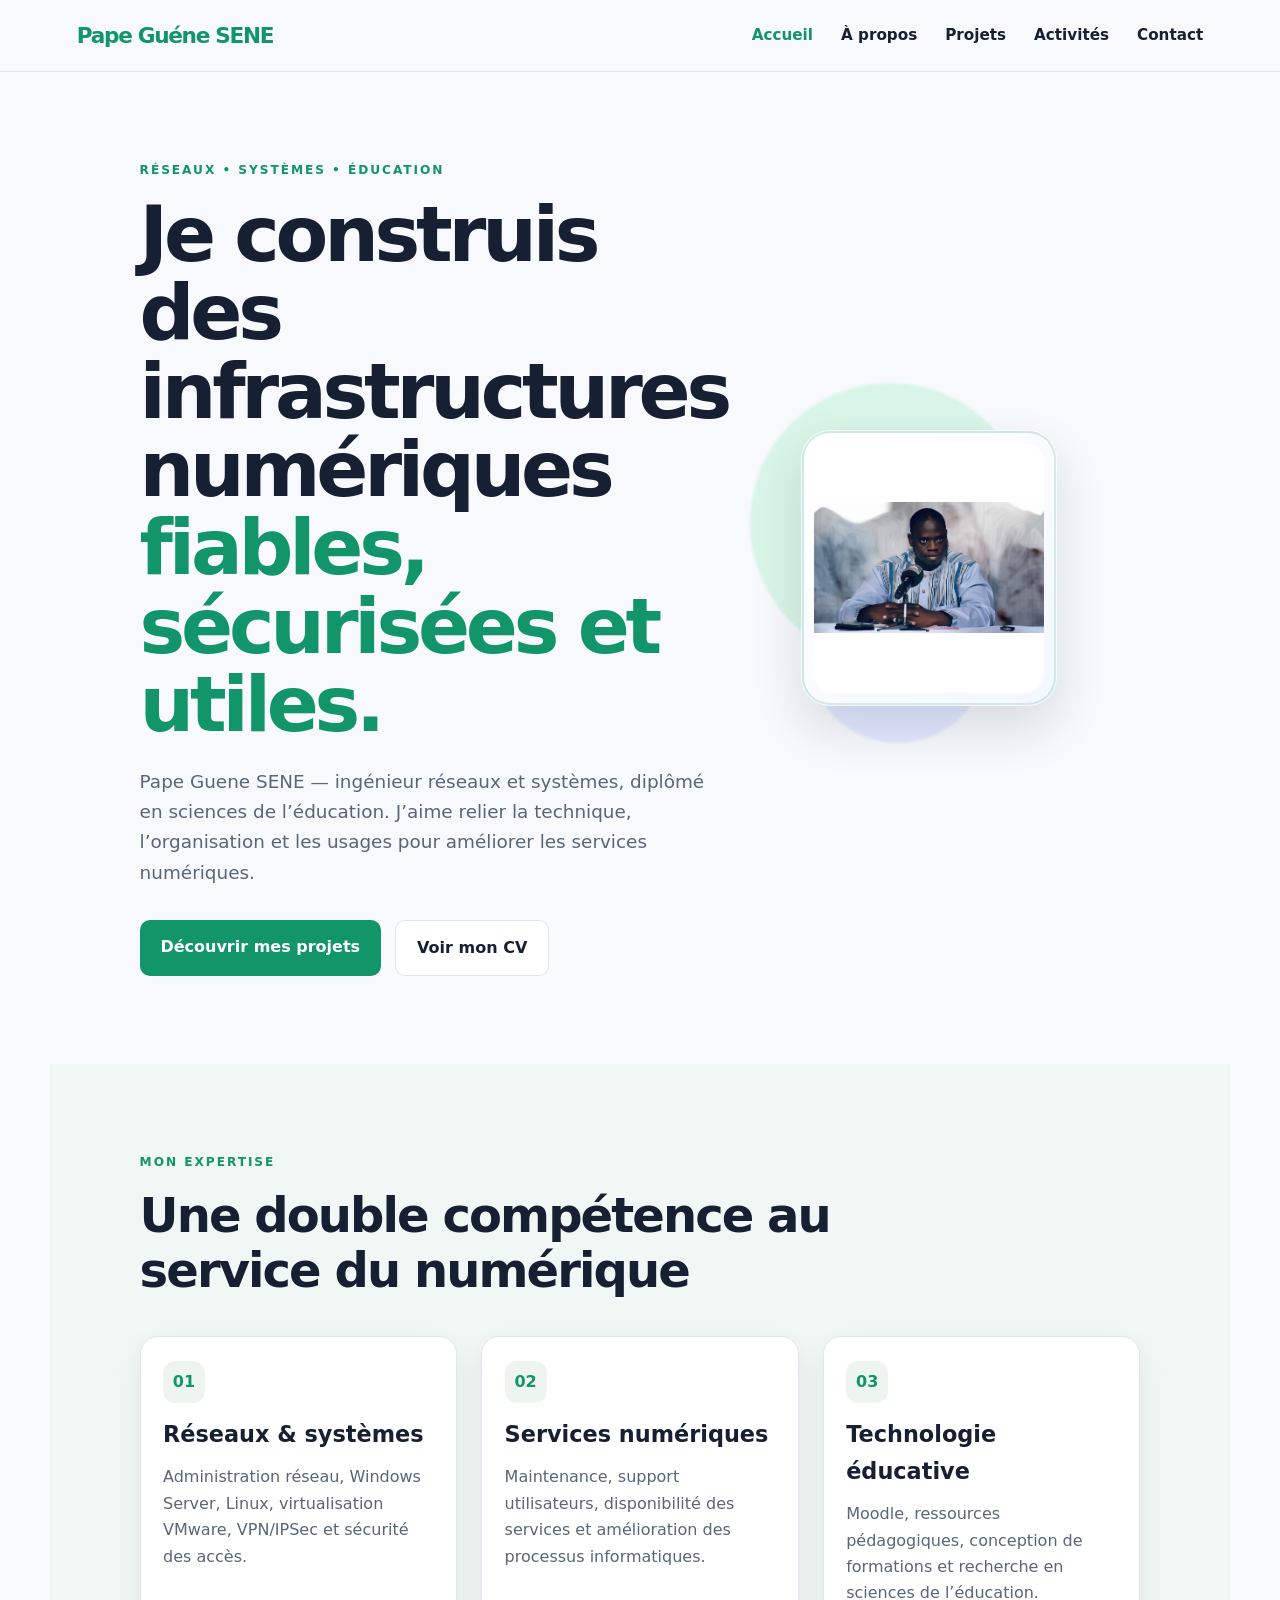
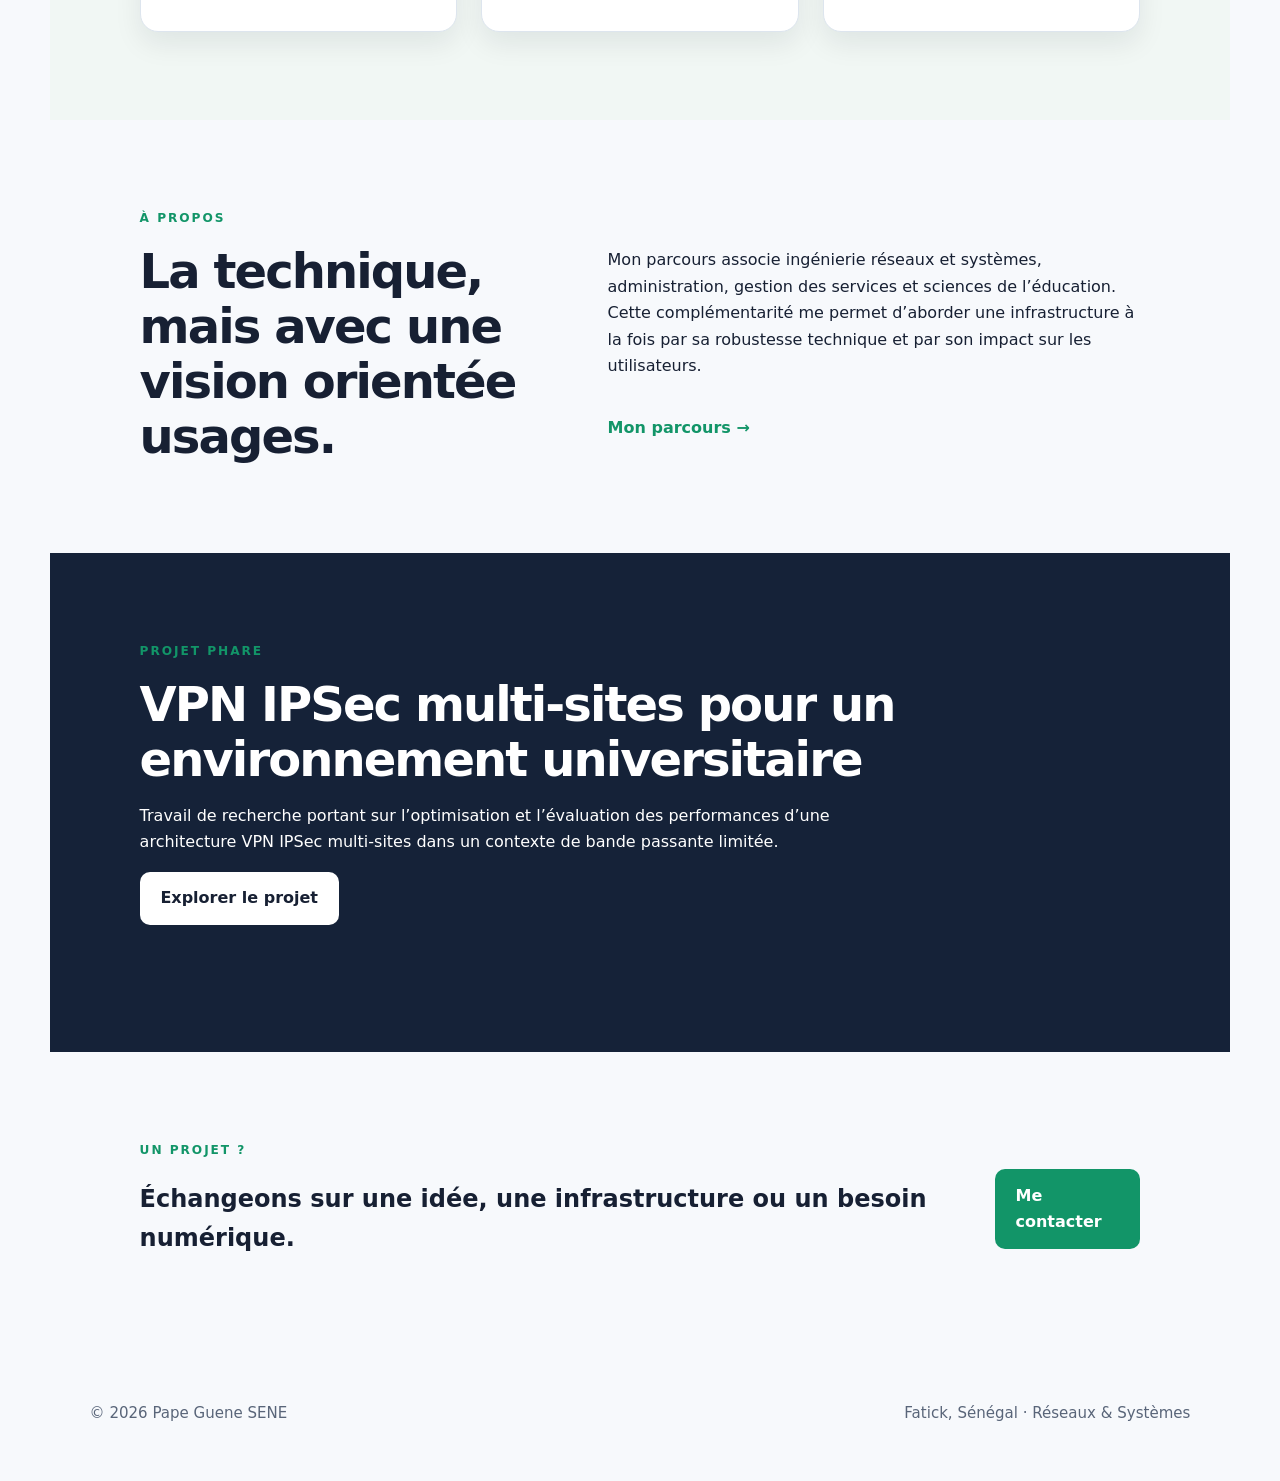
<file: index.html>
﻿<!doctype html>
<html lang="fr">
<head>
  <meta charset="utf-8">
  <meta name="viewport" content="width=device-width, initial-scale=1">
  <meta name="description" content="Portfolio professionnel de Pape Guene SENE — ingénieur réseaux, systèmes et technologies éducatives.">
  <title>Pape Guene SENE | Ingénieur Réseaux & Systèmes</title>
  <link rel="icon" type="image/png" href="assets/favicon.png">
  <link rel="stylesheet" href="css/style.css">
  <script src="js/app.js" defer></script>
</head>
<body>
  <header class="site-header">
    <a class="brand" aria-label="Accueil"><span>Pape Guéne SENE</span></a>

    <button class="menu-toggle" type="button" aria-expanded="false" aria-controls="main-nav">
      Menu
    </button>

    <nav id="main-nav" class="main-nav" aria-label="Navigation principale">
      <a class="active" href="index.html">Accueil</a>
      <a href="about.html">À propos</a>
      <a href="projects.html">Projets</a>
      <a href="activities.html">Activités</a>
      <a href="contact.html">Contact</a>
    </nav>

  </header>

  <main>
    <section class="hero section">
      <div class="hero-copy">
        <p class="eyebrow">RÉSEAUX • SYSTÈMES • ÉDUCATION</p>
        <h1>
          Je construis des infrastructures numériques <span>fiables, sécurisées et utiles.</span>
        </h1>
        <p class="lead">
          Pape Guene SENE — ingénieur réseaux et systèmes, diplômé en sciences de l’éducation.
          J’aime relier la technique, l’organisation et les usages pour améliorer les services numériques.
        </p>

        <div class="actions">
          <a class="btn btn-primary" href="projects.html">Découvrir mes projets</a>
          <a class="btn btn-secondary" href="./assets//CV_Pape_Guene_SENE.pdf">Voir mon CV</a>
        </div>
      </div>

      <div class="hero-visual" aria-label="Défilement des cartes de visite">
        <div class="orb orb-a"></div>
        <div class="orb orb-b"></div>

        <div class="business-card-slider" aria-label="Carte de visite de Pape Guene SENE">
          <div class="slide-track">
            <img class="slide" src="assets/mon_image.png" alt="Carte de visite Pape Guene SENE">
          </div>
        </div>
      </div>
    </section>

    <section class="section section-light" id="expertise">
      <div class="section-heading">
        <p class="eyebrow">MON EXPERTISE</p>
        <h2>Une double compétence au service du numérique</h2>
      </div>

      <div class="cards three">
        <article class="card">
          <span class="icon">01</span>
          <h3>Réseaux & systèmes</h3>
          <p>Administration réseau, Windows Server, Linux, virtualisation VMware, VPN/IPSec et sécurité des accès.</p>
        </article>

        <article class="card">
          <span class="icon">02</span>
          <h3>Services numériques</h3>
          <p>Maintenance, support utilisateurs, disponibilité des services et amélioration des processus informatiques.</p>
        </article>

        <article class="card">
          <span class="icon">03</span>
          <h3>Technologie éducative</h3>
          <p>Moodle, ressources pédagogiques, conception de formations et recherche en sciences de l’éducation.</p>
        </article>
      </div>
    </section>

    <section class="section split">
      <div>
        <p class="eyebrow">À PROPOS</p>
        <h2>La technique, mais avec une vision orientée usages.</h2>
      </div>

      <div>
        <p>
          Mon parcours associe ingénierie réseaux et systèmes, administration, gestion des services
          et sciences de l’éducation. Cette complémentarité me permet d’aborder une infrastructure
          à la fois par sa robustesse technique et par son impact sur les utilisateurs.
        </p>
        <a class="text-link" href="about.html">Mon parcours →</a>
      </div>
    </section>

    <section class="section section-dark">
      <div class="section-heading">
        <p class="eyebrow">PROJET PHARE</p>
        <h2>VPN IPSec multi-sites pour un environnement universitaire</h2>
        <p>
          Travail de recherche portant sur l’optimisation et l’évaluation des performances d’une
          architecture VPN IPSec multi-sites dans un contexte de bande passante limitée.
        </p>
        <a class="btn btn-light" href="projects.html">Explorer le projet</a>
      </div>
    </section>

    <section class="section contact-strip">
      <div>
        <p class="eyebrow">UN PROJET ?</p>
        <h2>Échangeons sur une idée, une infrastructure ou un besoin numérique.</h2>
      </div>

      <a class="btn btn-primary" href="contact.html">Me contacter</a>
    </section>
  </main>

  <footer class="footer">
    <p>© 2026 Pape Guene SENE</p>
    <p>Fatick, Sénégal · Réseaux & Systèmes</p>
  </footer>
</body>
</html>
</file>
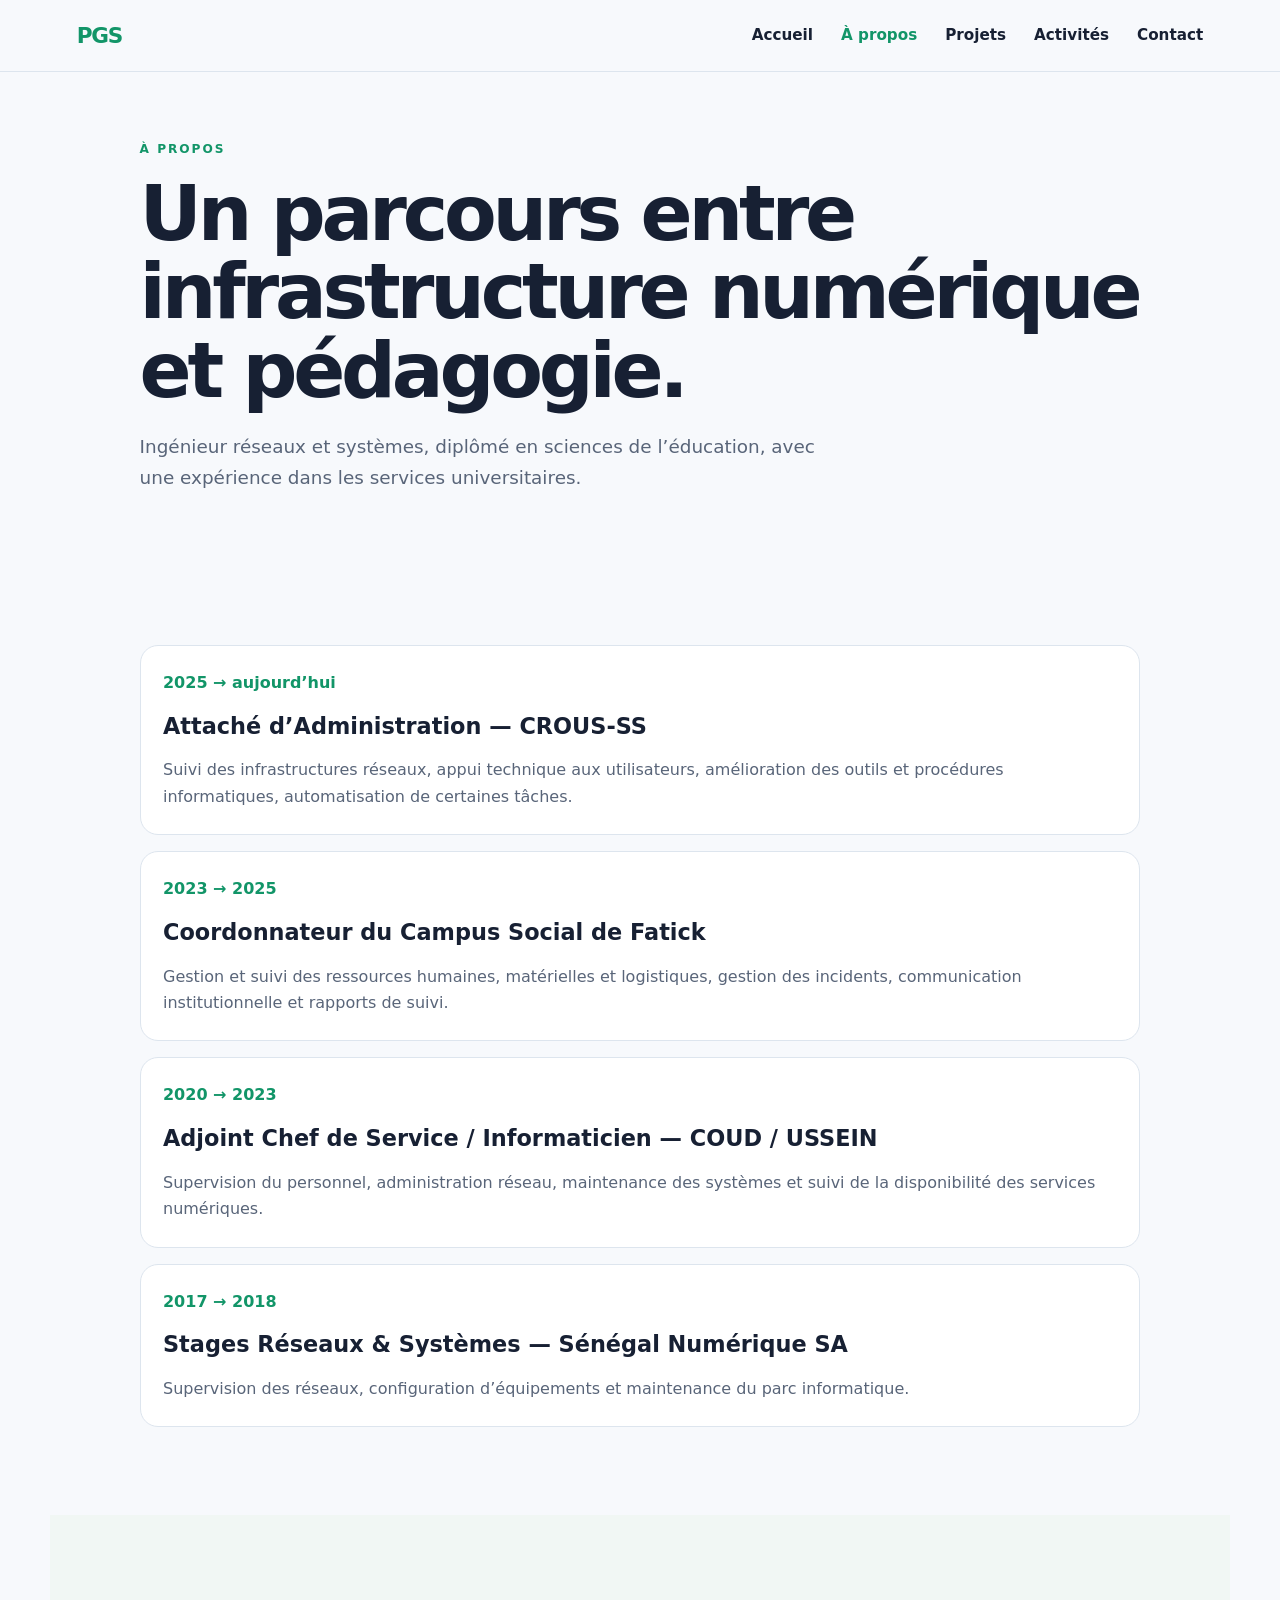
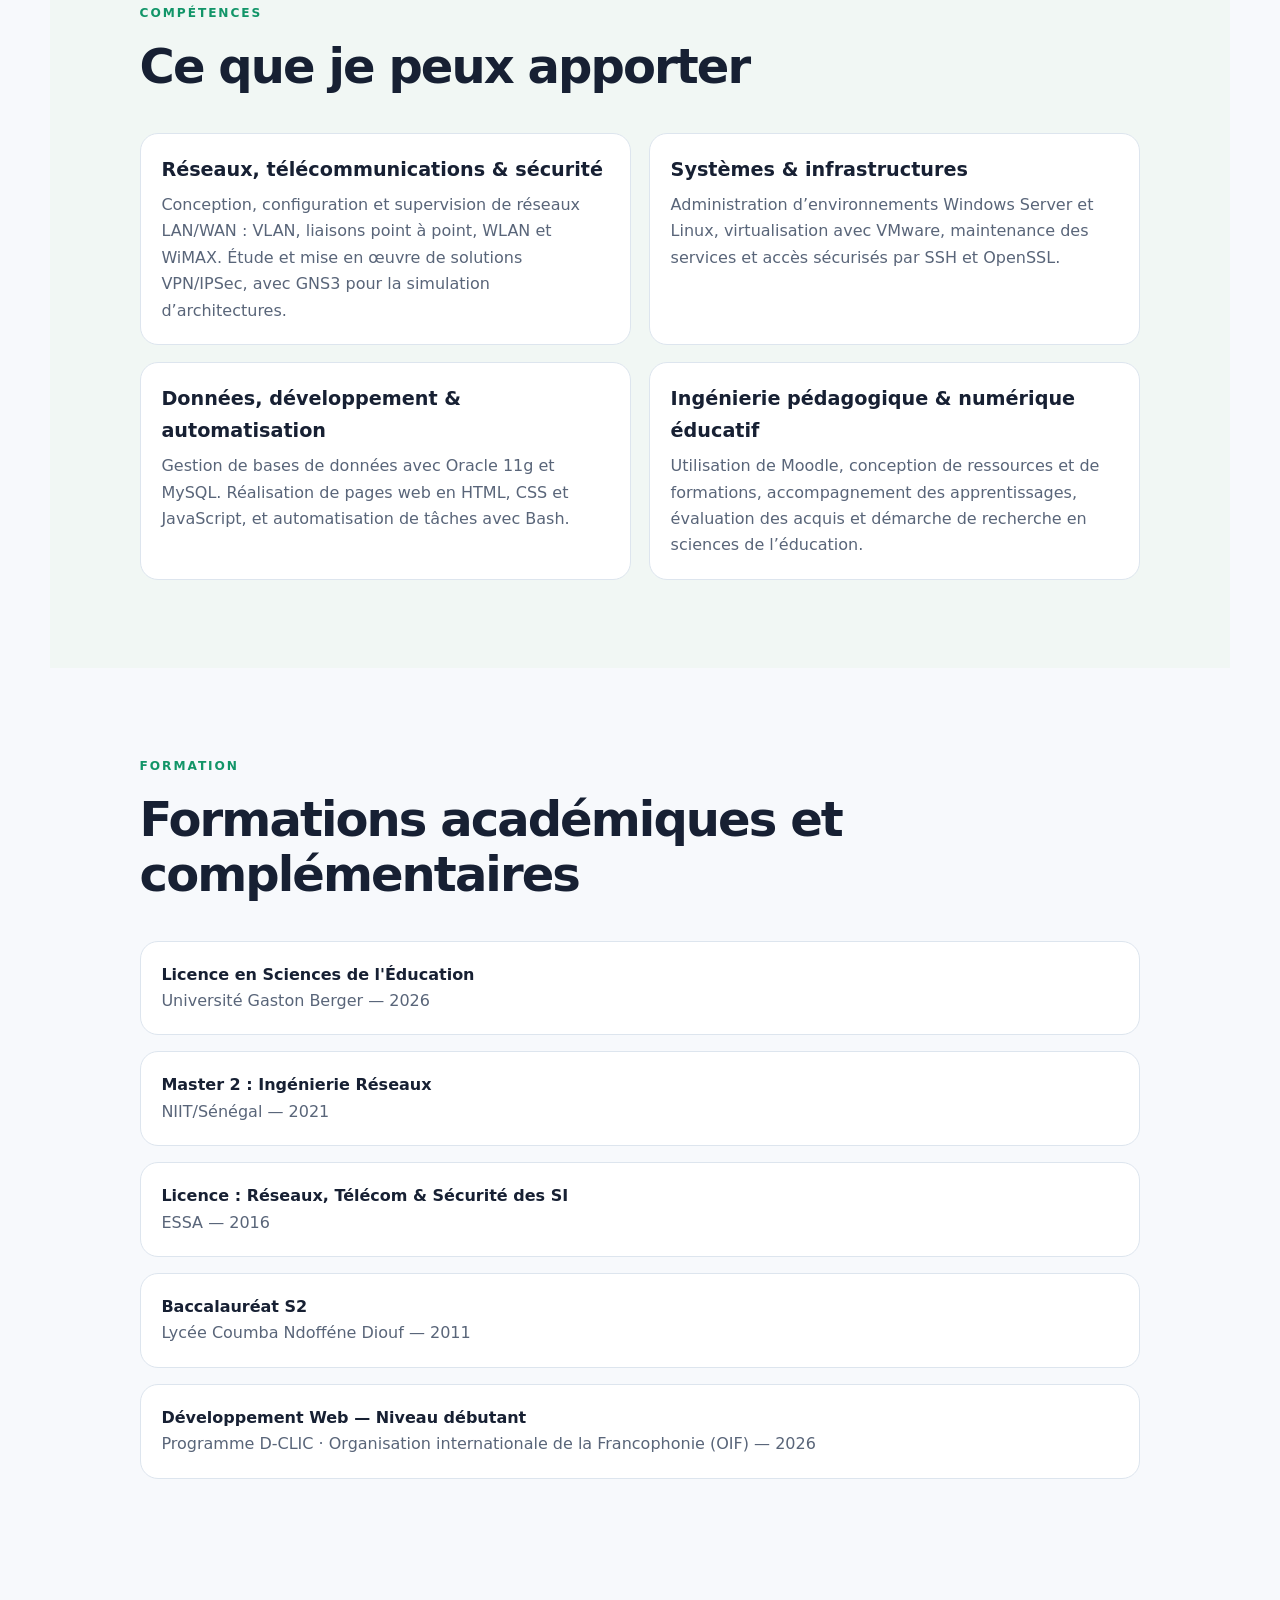
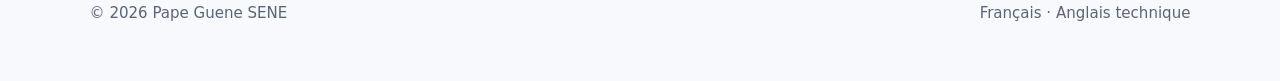
<file: about.html>
﻿<!doctype html>
<html lang="fr">
<head><meta charset="utf-8"><meta name="viewport" content="width=device-width, initial-scale=1">
<meta name="description" content="Parcours, compétences et formation de Pape Guene SENE."><title>À propos | Pape Guene SENE</title>
<link rel="icon" type="image/png" href="assets/favicon.png">
<link rel="stylesheet" href="css/style.css">
<script src="js/app.js" defer></script></head>
<body>
  <header class="site-header">
    <a class="brand"><span>PGS</span></a>

    <button class="menu-toggle" type="button" aria-expanded="false" aria-controls="main-nav">
      Menu
    </button>

    <nav id="main-nav" class="main-nav" aria-label="Navigation principale">
      <a href="index.html">Accueil</a>
      <a class="active" href="about.html">À propos</a>
      <a href="projects.html">Projets</a>
      <a href="activities.html">Activités</a>
      <a href="contact.html">Contact</a>
    </nav>
  </header>

  <main>
    <section class="page-hero section">
      <p class="eyebrow">À PROPOS</p>
      <h1>Un parcours entre infrastructure numérique et pédagogie.</h1>
      <p class="lead">Ingénieur réseaux et systèmes, diplômé en sciences de l’éducation, avec une expérience dans les services universitaires.</p>
    </section>

    <section class="section">
      <div class="timeline">
        <article>
          <span>2025 → aujourd’hui</span>
          <h2>Attaché d’Administration — CROUS-SS</h2>
          <p>Suivi des infrastructures réseaux, appui technique aux utilisateurs, amélioration des outils et procédures informatiques, automatisation de certaines tâches.</p>
        </article>

        <article>
          <span>2023 → 2025</span>
          <h2>Coordonnateur du Campus Social de Fatick</h2>
          <p>Gestion et suivi des ressources humaines, matérielles et logistiques, gestion des incidents, communication institutionnelle et rapports de suivi.</p>
        </article>

        <article>
          <span>2020 → 2023</span>
          <h2>Adjoint Chef de Service / Informaticien — COUD / USSEIN</h2>
          <p>Supervision du personnel, administration réseau, maintenance des systèmes et suivi de la disponibilité des services numériques.</p>
        </article>

        <article>
          <span>2017 → 2018</span>
          <h2>Stages Réseaux & Systèmes — Sénégal Numérique SA</h2>
          <p>Supervision des réseaux, configuration d’équipements et maintenance du parc informatique.</p>
        </article>
      </div>
    </section>

    <section class="section section-light">
      <div class="section-heading">
        <p class="eyebrow">COMPÉTENCES</p>
        <h2>Ce que je peux apporter</h2>
      </div>

      <div class="skill-grid">
        <div>
          <h3>Réseaux, télécommunications & sécurité</h3>
          <p>Conception, configuration et supervision de réseaux LAN/WAN : VLAN, liaisons point à point, WLAN et WiMAX. Étude et mise en œuvre de solutions VPN/IPSec, avec GNS3 pour la simulation d’architectures.</p>
        </div>

        <div>
          <h3>Systèmes & infrastructures</h3>
          <p>Administration d’environnements Windows Server et Linux, virtualisation avec VMware, maintenance des services et accès sécurisés par SSH et OpenSSL.</p>
        </div>

        <div>
          <h3>Données, développement & automatisation</h3>
          <p>Gestion de bases de données avec Oracle 11g et MySQL. Réalisation de pages web en HTML, CSS et JavaScript, et automatisation de tâches avec Bash.</p>
        </div>

        <div>
          <h3>Ingénierie pédagogique & numérique éducatif</h3>
          <p>Utilisation de Moodle, conception de ressources et de formations, accompagnement des apprentissages, évaluation des acquis et démarche de recherche en sciences de l’éducation.</p>
        </div>
      </div>
    </section>

    <section class="section">
      <div class="section-heading">
        <p class="eyebrow">FORMATION</p>
        <h2>Formations académiques et complémentaires</h2>
      </div>

      <div class="education">
        <p><strong>Licence en Sciences de l'Éducation</strong><br>Université Gaston Berger — 2026</p>
        <p><strong>Master 2 : Ingénierie Réseaux</strong><br>NIIT/Sénégal — 2021</p>
        <p><strong>Licence : Réseaux, Télécom & Sécurité des SI</strong><br>ESSA — 2016</p>
        <p><strong>Baccalauréat S2</strong><br>Lycée Coumba Ndofféne Diouf — 2011</p>
        <p><strong>Développement Web — Niveau débutant</strong><br>Programme D-CLIC · Organisation internationale de la Francophonie (OIF) — 2026</p>
      </div>
    </section>
  </main>

  <footer class="footer">
    <p>© 2026 Pape Guene SENE</p>
    <p>Français · Anglais technique</p>
  </footer>
</body>
</html>
</file>
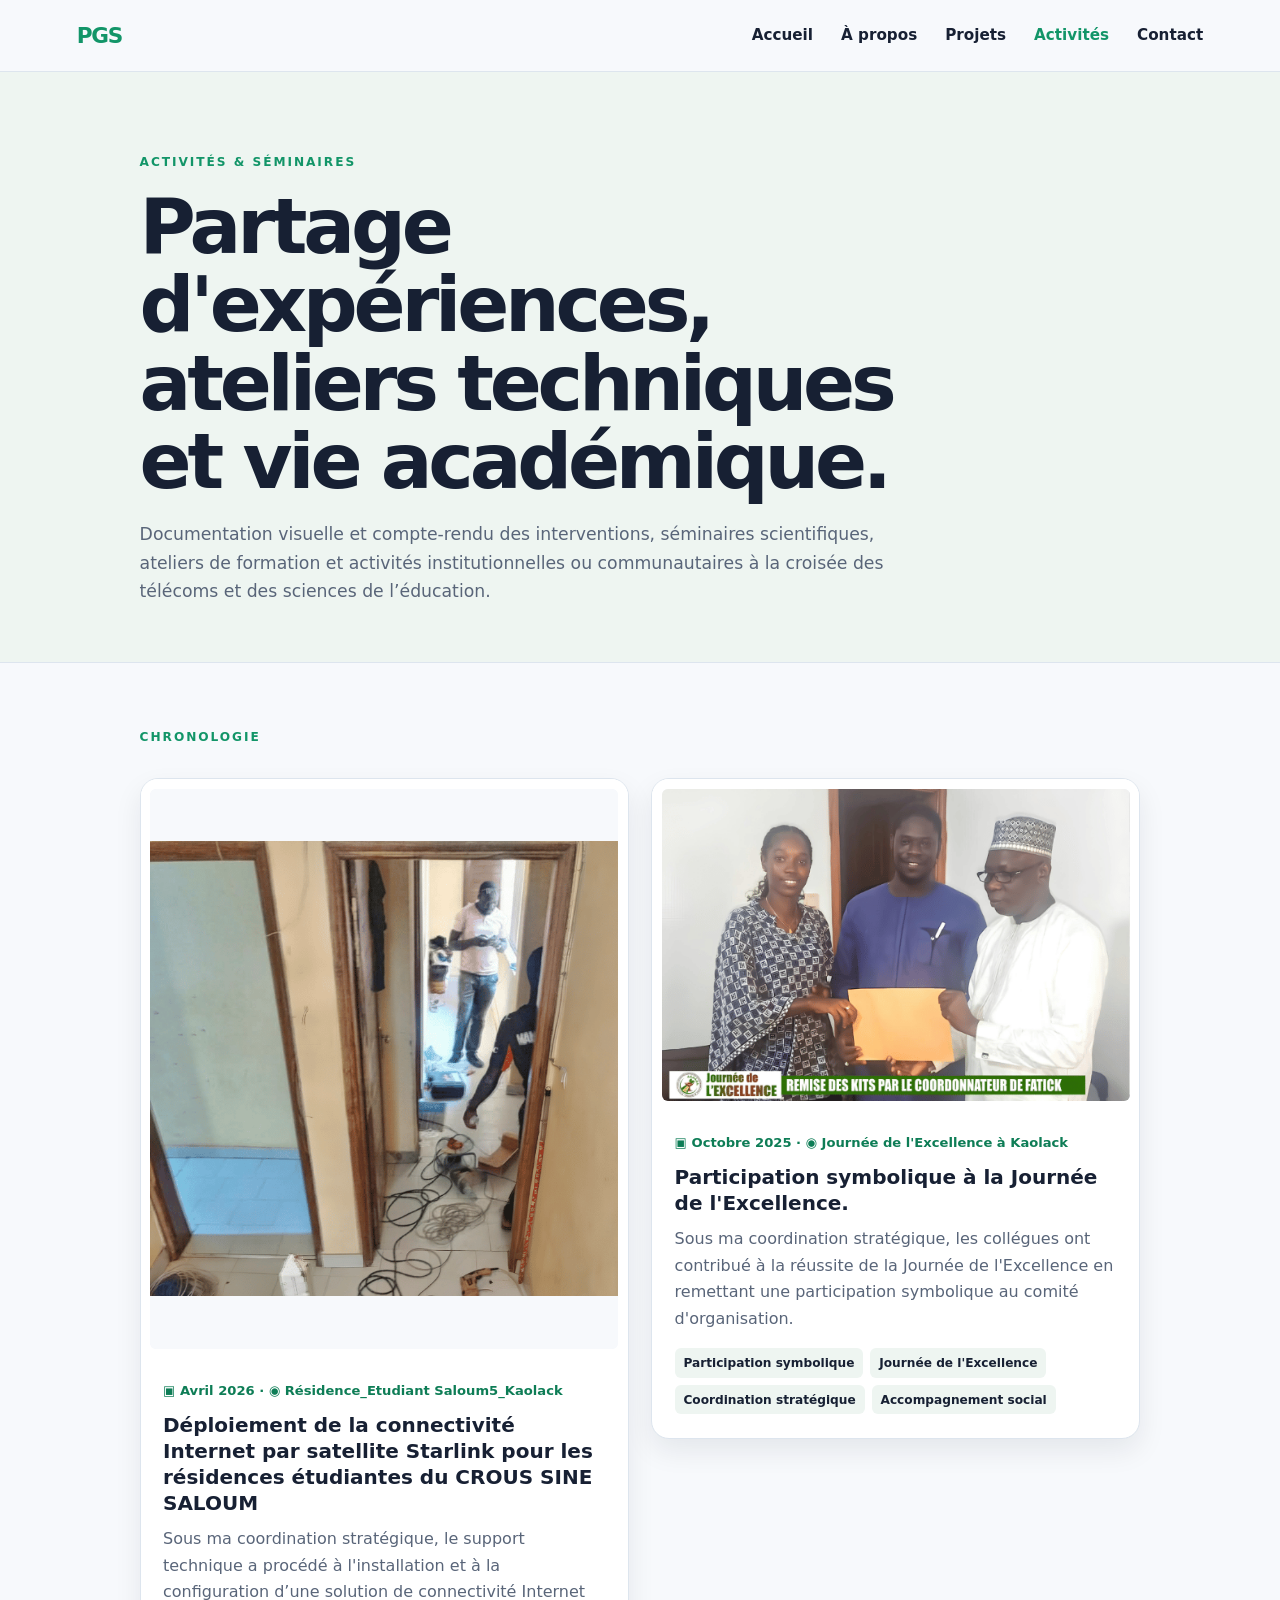
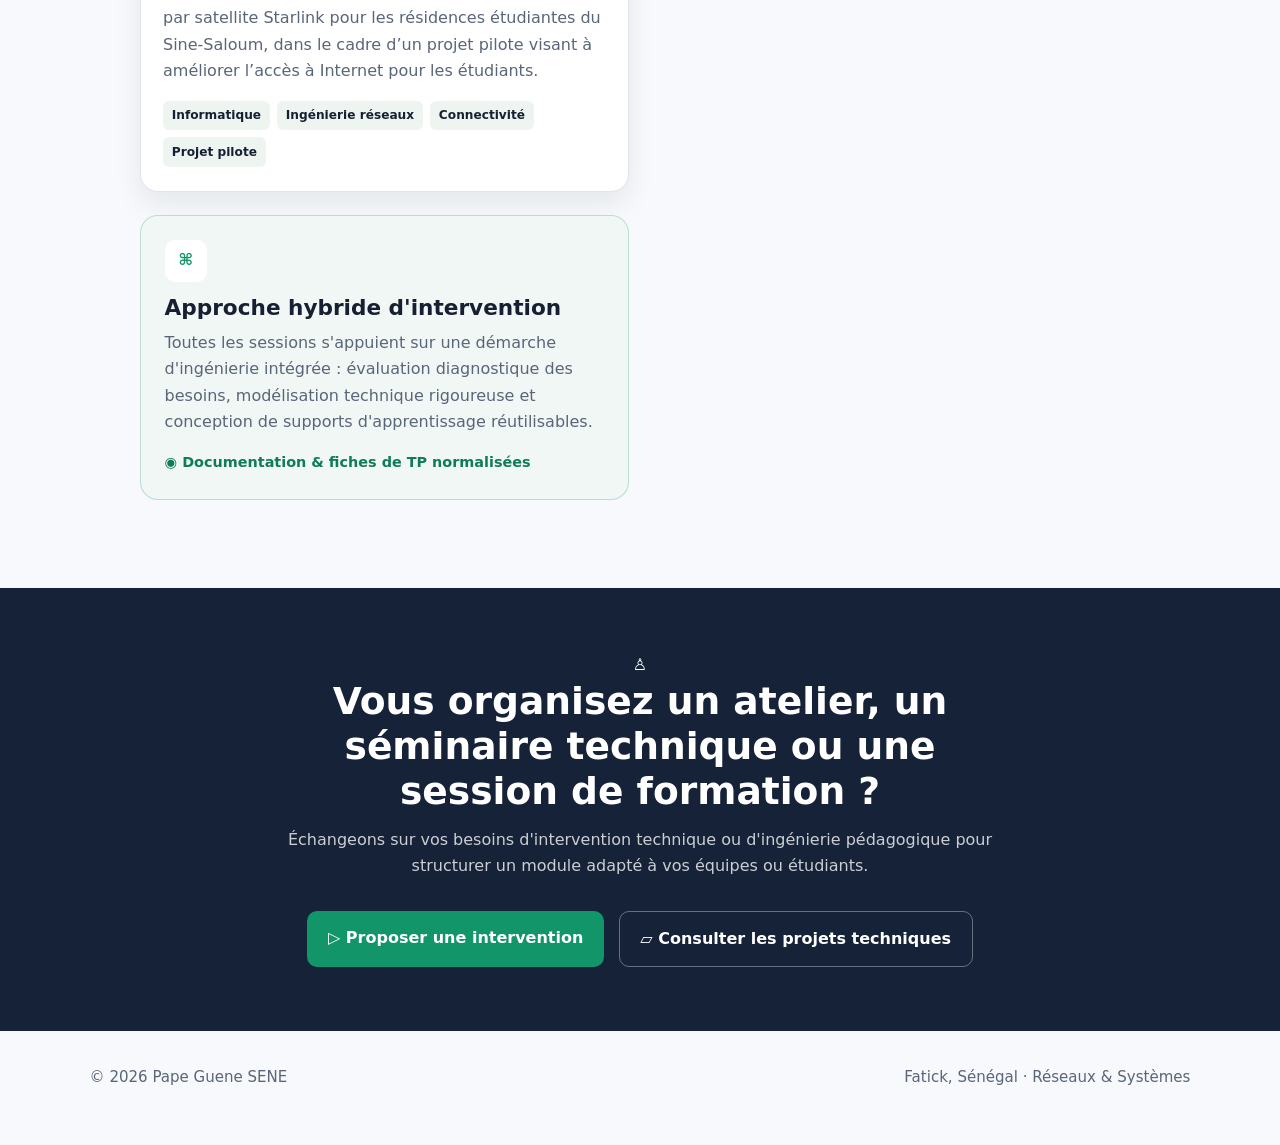
<file: activities.html>
<!doctype html>
<html lang="fr">
<head>
  <meta charset="utf-8">
  <meta name="viewport" content="width=device-width, initial-scale=1">
  <meta name="description" content="Activités, ateliers, séminaires et interventions de Pape Guene SENE.">
  <title>Activités | Pape Guene SENE</title>
  <link rel="icon" type="image/png" href="assets/favicon.png">
  <link rel="stylesheet" href="css/style.css">
  <script src="js/app.js" defer></script>
</head>
<body>
  <header class="site-header">
    <a class="brand" href="index.html" aria-label="Accueil">
      <span>PGS</span>
    </a>

    <button
      class="menu-toggle"
      type="button"
      aria-expanded="false"
      aria-controls="main-nav"
    >
      Menu
    </button>

    <nav id="main-nav" class="main-nav" aria-label="Navigation principale">
      <a href="index.html">Accueil</a>
      <a href="about.html">À propos</a>
      <a href="projects.html">Projets</a>
      <a class="active" href="activities.html">Activités</a>
      <a href="contact.html">Contact</a>
    </nav>
  </header>

  <main>
    <section class="activity-hero">
      <div class="activity-hero-inner">
        <p class="eyebrow">ACTIVITÉS & SÉMINAIRES</p>
        <h1>Partage d'expériences, ateliers techniques et vie académique.</h1>
        <p>
          Documentation visuelle et compte-rendu des interventions, séminaires
          scientifiques, ateliers de formation et activités institutionnelles
          ou communautaires à la croisée des télécoms et des sciences de
          l’éducation.
        </p>
      </div>
    </section>

    <section class="activity-list section">
      <div class="activity-list-head">
        <div>
          <p class="eyebrow">CHRONOLOGIE</p>
        
        </div>  
      </div>

      <div class="activity-grid">

         <article class="activity-card" data-category="workshop">
          <div class="activity-carousel" data-autoplay tabindex="0" role="region" aria-label="Photos du déploiement Starlink" aria-live="off">
            <div class="activity-carousel-window">
              <div class="activity-carousel-track">
                <figure class="activity-slide">
                  <img src="assets/image_activities/img_starlink/img_starlink_1.png" alt="Câblage réalisé pendant l’installation Starlink dans la résidence Saloum 5" loading="lazy">
                </figure>
                <figure class="activity-slide" aria-hidden="true">
                  <img src="assets/image_activities/img_starlink/img_starlink_2.png" alt="Antenne Starlink installée sur une résidence étudiante" loading="lazy">
                </figure>
                <figure class="activity-slide" aria-hidden="true">
                  <img src="assets/image_activities/img_starlink/img_starlink_3.png" alt="Test de débit Starlink : 260 Mbit/s en réception, 28 Mbit/s en envoi et 48 ms de latence" loading="lazy">
                </figure>
              </div>
            </div>
          </div>
          <div class="activity-body">
            <p class="activity-meta">▣ Avril 2026 · ◉ Résidence_Etudiant Saloum5_Kaolack</p>
            <h2>
              Déploiement de la connectivité Internet par satellite Starlink
              pour les résidences étudiantes du CROUS SINE SALOUM
            </h2> 
            <p>
              Sous ma coordination stratégique, le support technique a procédé
              à l'installation et à la configuration d’une solution de connectivité
              Internet par satellite Starlink pour les résidences étudiantes du
              Sine-Saloum, dans le cadre d’un projet pilote visant à améliorer
              l’accès à Internet pour les étudiants.
            </p>
            <div class="tags">
              <i>Informatique</i>
              <i>Ingénierie réseaux</i>
              <i>Connectivité</i>
              <i>Projet pilote</i>
            </div>
          </div>
        </article>

        <article class="activity-card" data-category="workshop">
          <div class="activity-carousel activity-carousel-landscape" data-autoplay tabindex="0" role="region" aria-label="Photos de la Journée d'excellence" aria-live="off">
            <div class="activity-carousel-window">
              <div class="activity-carousel-track">
                <figure class="activity-slide">
                  <img src="assets/image_activities/img_journee_exellence/img_journee_exellence_1.png" alt="Photo 1 de la Journée d'excellence" loading="lazy">
                </figure>
                <figure class="activity-slide" aria-hidden="true">
                  <img src="assets/image_activities/img_journee_exellence/img_journee_exellence_2.png" alt="Photo 2 de la Journée d'excellence" loading="lazy">
                </figure>
                <figure class="activity-slide" aria-hidden="true">
                  <img src="assets/image_activities/img_journee_exellence/img_journee_exellence_3.png" alt="Photo 3 de la Journée d'excellence" loading="lazy">
                </figure>
              </div>
            </div>
          </div>
          <div class="activity-body">
            <p class="activity-meta">▣ Octobre 2025 · ◉ Journée de l'Excellence à Kaolack</p>
            <h2>
             Participation symbolique à la Journée de l'Excellence. 
            </h2>
            <p>
              Sous ma coordination stratégique, les collégues ont contribué 
              à la réussite de la Journée de l'Excellence en remettant
              une participation symbolique au comité d'organisation.
            </p>
            <div class="tags">
              <i>Participation symbolique</i>
              <i>Journée de l'Excellence</i>
              <i>Coordination stratégique</i>
              <i>Accompagnement social</i>
            </div>
          </div>
        </article>

              
        <aside class="activity-method">
          <span class="method-icon">⌘</span>
          <h2>Approche hybride d'intervention</h2>
          <p>
            Toutes les sessions s'appuient sur une démarche d'ingénierie
            intégrée : évaluation diagnostique des besoins, modélisation
            technique rigoureuse et conception de supports d'apprentissage
            réutilisables.
          </p>
          <strong>◉ Documentation & fiches de TP normalisées</strong>
        </aside>
      </div>
    </section>

    <section class="activity-cta">
      <div class="cta-icon">♙</div>
      <h2>
        Vous organisez un atelier, un séminaire technique ou une session de
        formation ?
      </h2>
      <p>
        Échangeons sur vos besoins d'intervention technique ou d'ingénierie
        pédagogique pour structurer un module adapté à vos équipes ou étudiants.
      </p>
      <div class="actions">
        <a class="btn btn-primary" href="contact.html">
          ▷ Proposer une intervention
        </a>
        <a class="btn btn-secondary" href="projects.html">
          ▱ Consulter les projets techniques
        </a>
      </div>
    </section>
  </main>

  <footer class="footer">
    <p>© 2026 Pape Guene SENE</p>
    <p>Fatick, Sénégal · Réseaux & Systèmes</p>
  </footer>
</body>
</html>
</file>
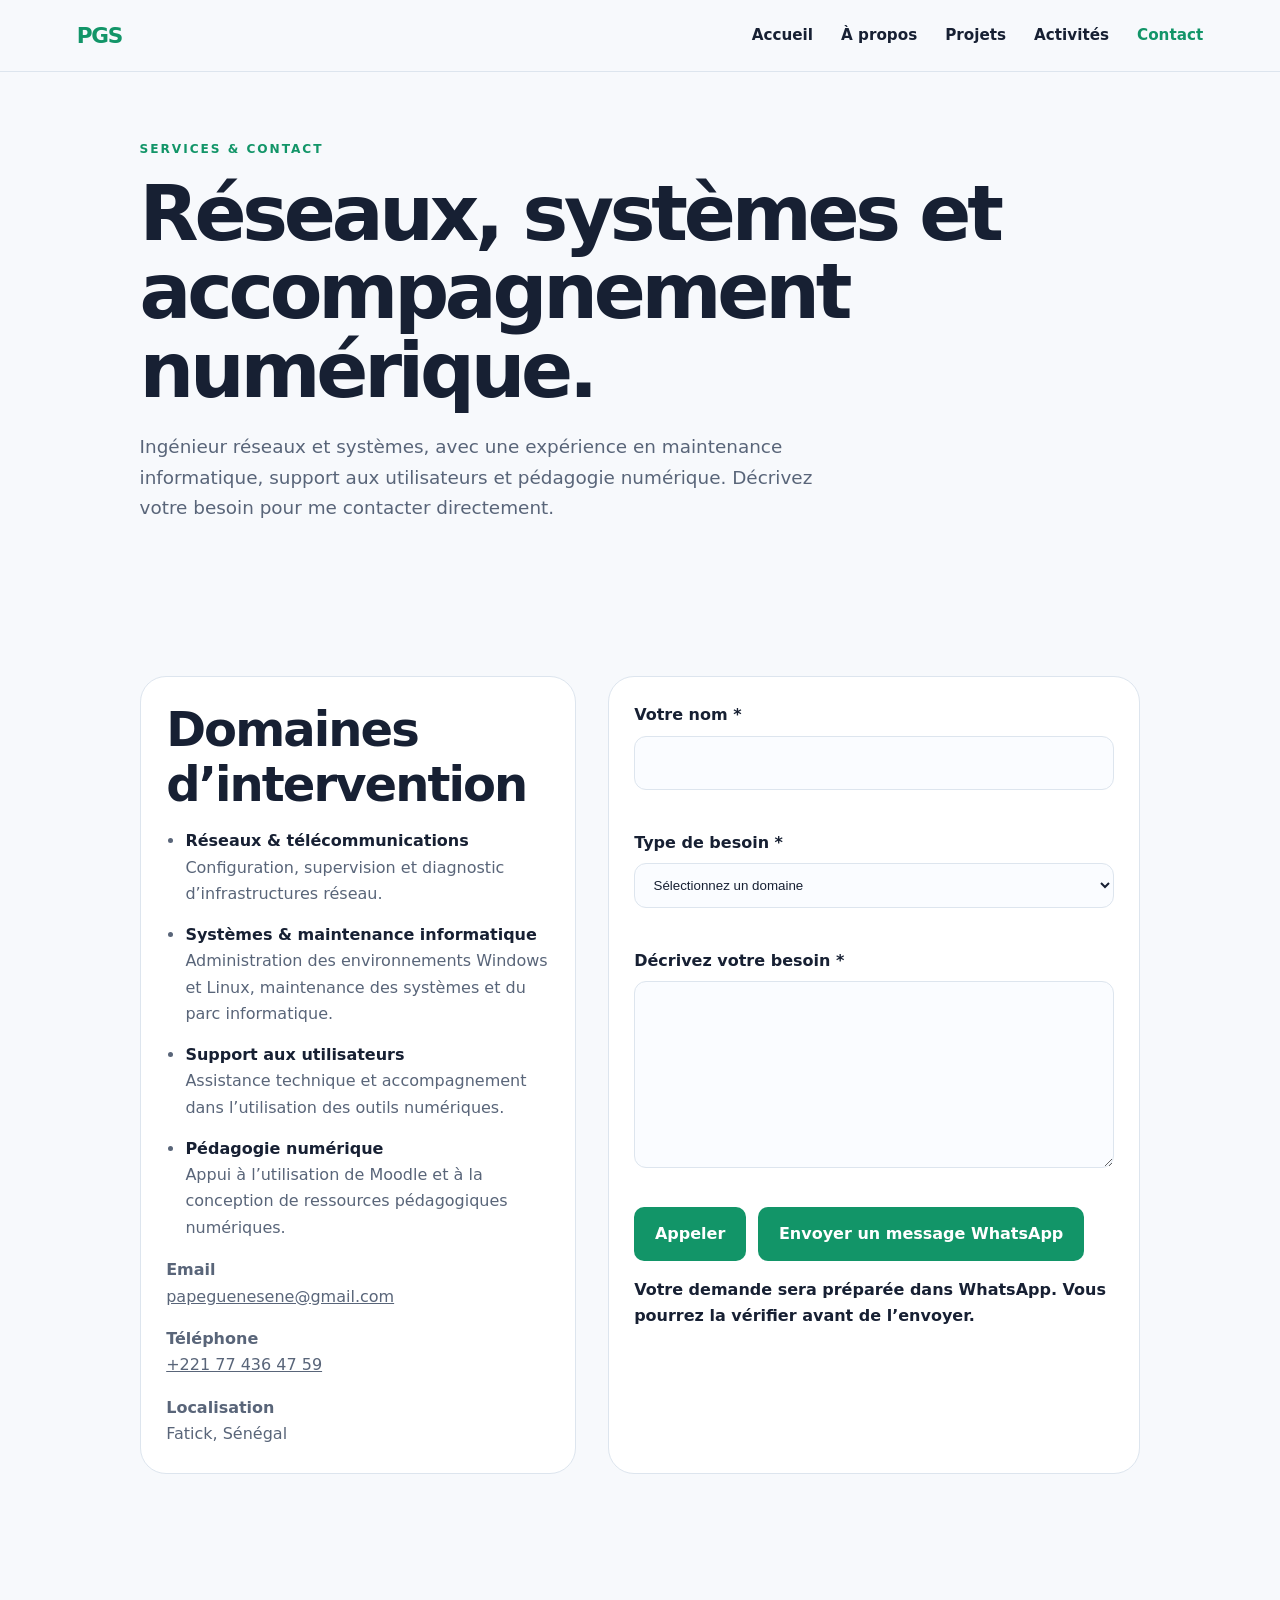
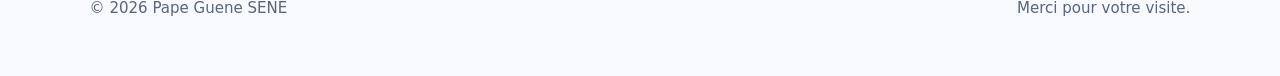
<file: contact.html>
﻿<!doctype html>
<html lang="fr">
<head><meta charset="utf-8"><meta name="viewport" content="width=device-width, initial-scale=1">
<meta name="description" content="Services en réseaux, systèmes, maintenance informatique, assistance aux utilisateurs et accompagnement numérique par Pape Guene SENE."><title>Services & contact | Pape Guene SENE</title>
<link rel="icon" type="image/png" href="assets/favicon.png">
<link rel="stylesheet" href="css/style.css">
<script src="js/app.js" defer></script></head>
<body>
  <header class="site-header">
    <a class="brand"><span>PGS</span></a>

    <button class="menu-toggle" type="button" aria-expanded="false" aria-controls="main-nav">
      Menu
    </button>

    <nav id="main-nav" class="main-nav" aria-label="Navigation principale">
      <a href="index.html">Accueil</a>
      <a href="about.html">À propos</a>
      <a href="projects.html">Projets</a>
      <a href="activities.html">Activités</a>
      <a class="active" href="contact.html">Contact</a>
    </nav>
  </header>

  <main>
    <section class="page-hero section">
      <p class="eyebrow">SERVICES & CONTACT</p>
      <h1>Réseaux, systèmes et accompagnement numérique.</h1>
      <p class="lead">Ingénieur réseaux et systèmes, avec une expérience en maintenance informatique, support aux utilisateurs et pédagogie numérique. Décrivez votre besoin pour me contacter directement.</p>
    </section>

    <section class="section contact-layout">
      <aside class="contact-info">
        <h2>Domaines d’intervention</h2>
        <ul class="service-list">
          <li><strong>Réseaux & télécommunications</strong><br>Configuration, supervision et diagnostic d’infrastructures réseau.</li>
          <li><strong>Systèmes & maintenance informatique</strong><br>Administration des environnements Windows et Linux, maintenance des systèmes et du parc informatique.</li>
          <li><strong>Support aux utilisateurs</strong><br>Assistance technique et accompagnement dans l’utilisation des outils numériques.</li>
          <li><strong>Pédagogie numérique</strong><br>Appui à l’utilisation de Moodle et à la conception de ressources pédagogiques numériques.</li>
        </ul>
        <p><strong>Email</strong><br><a href="mailto:papeguenesene@gmail.com">papeguenesene@gmail.com</a></p>
        <p><strong>Téléphone</strong><br><a href="tel:+221774364759">+221 77 436 47 59</a></p>
        <p><strong>Localisation</strong><br>Fatick, Sénégal</p>
      </aside>

      <form id="contact-form" class="contact-form" novalidate>
        <div class="field-group">
          <label for="name">Votre nom *</label>
          <input id="name" name="name" type="text" autocomplete="name" required aria-describedby="name-error">
          <span class="error" id="name-error"></span>
        </div>

        <div class="field-group">
          <label for="service">Type de besoin *</label>
          <select id="service" name="service" required aria-describedby="service-error">
            <option value="">Sélectionnez un domaine</option>
            <option value="Réseaux et télécommunications">Réseaux et télécommunications</option>
            <option value="Systèmes et maintenance informatique">Systèmes et maintenance informatique</option>
            <option value="Support aux utilisateurs">Support aux utilisateurs</option>
            <option value="Pédagogie numérique et Moodle">Pédagogie numérique et Moodle</option>
            <option value="Autre demande">Autre demande</option>
          </select>
          <span class="error" id="service-error"></span>
        </div>

        <div class="field-group">
          <label for="message">Décrivez votre besoin *</label>
          <textarea id="message" name="message" rows="6" required aria-describedby="message-error"></textarea>
          <span class="error" id="message-error"></span>
        </div>

        <div class="contact-actions">
          <a class="btn btn-primary" href="tel:+221774364759">Appeler</a>
          <button class="btn btn-primary" type="submit">Envoyer un message WhatsApp</button>
        </div>
        <p id="form-feedback" class="form-feedback" role="status" aria-live="polite">Votre demande sera préparée dans WhatsApp. Vous pourrez la vérifier avant de l’envoyer.</p>
      </form>
    </section>
  </main>

  <footer class="footer">
    <p>© 2026 Pape Guene SENE</p>
    <p>Merci pour votre visite.</p>
  </footer>
</body>
</html>
</file>
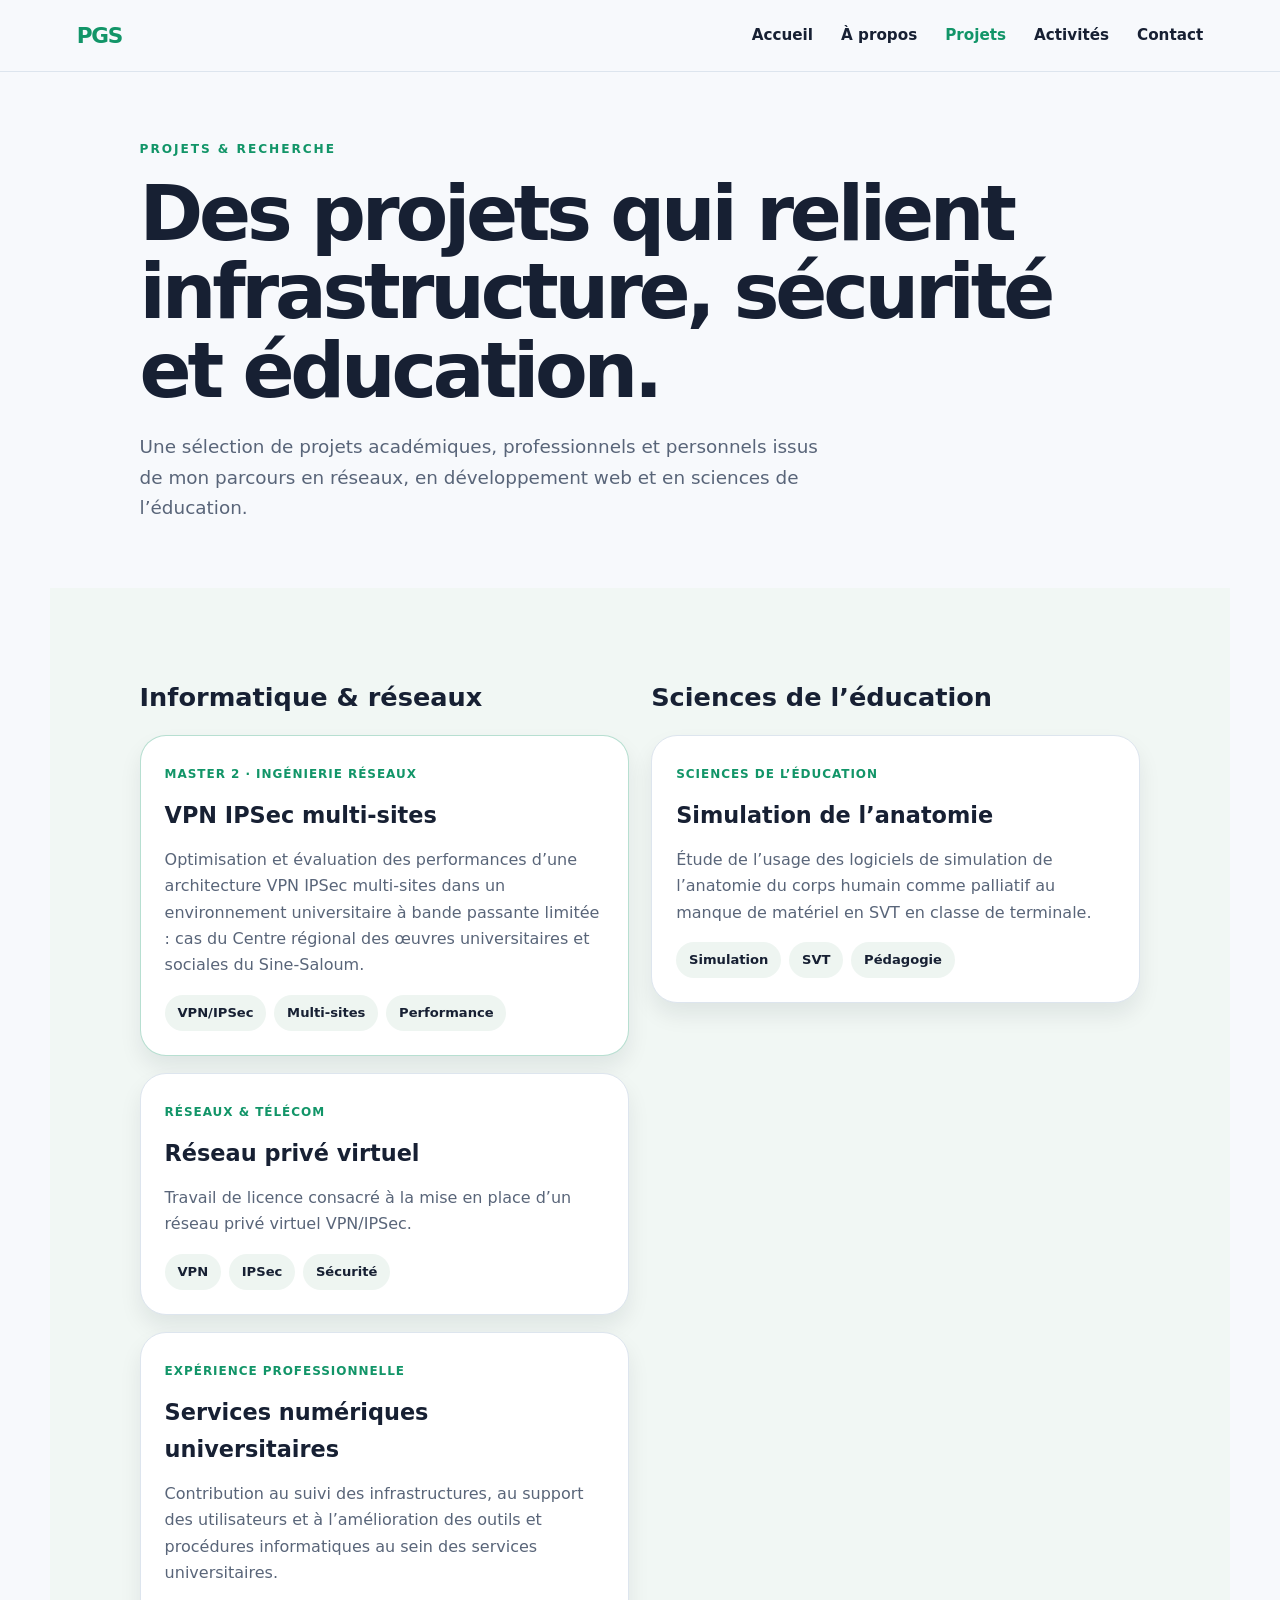
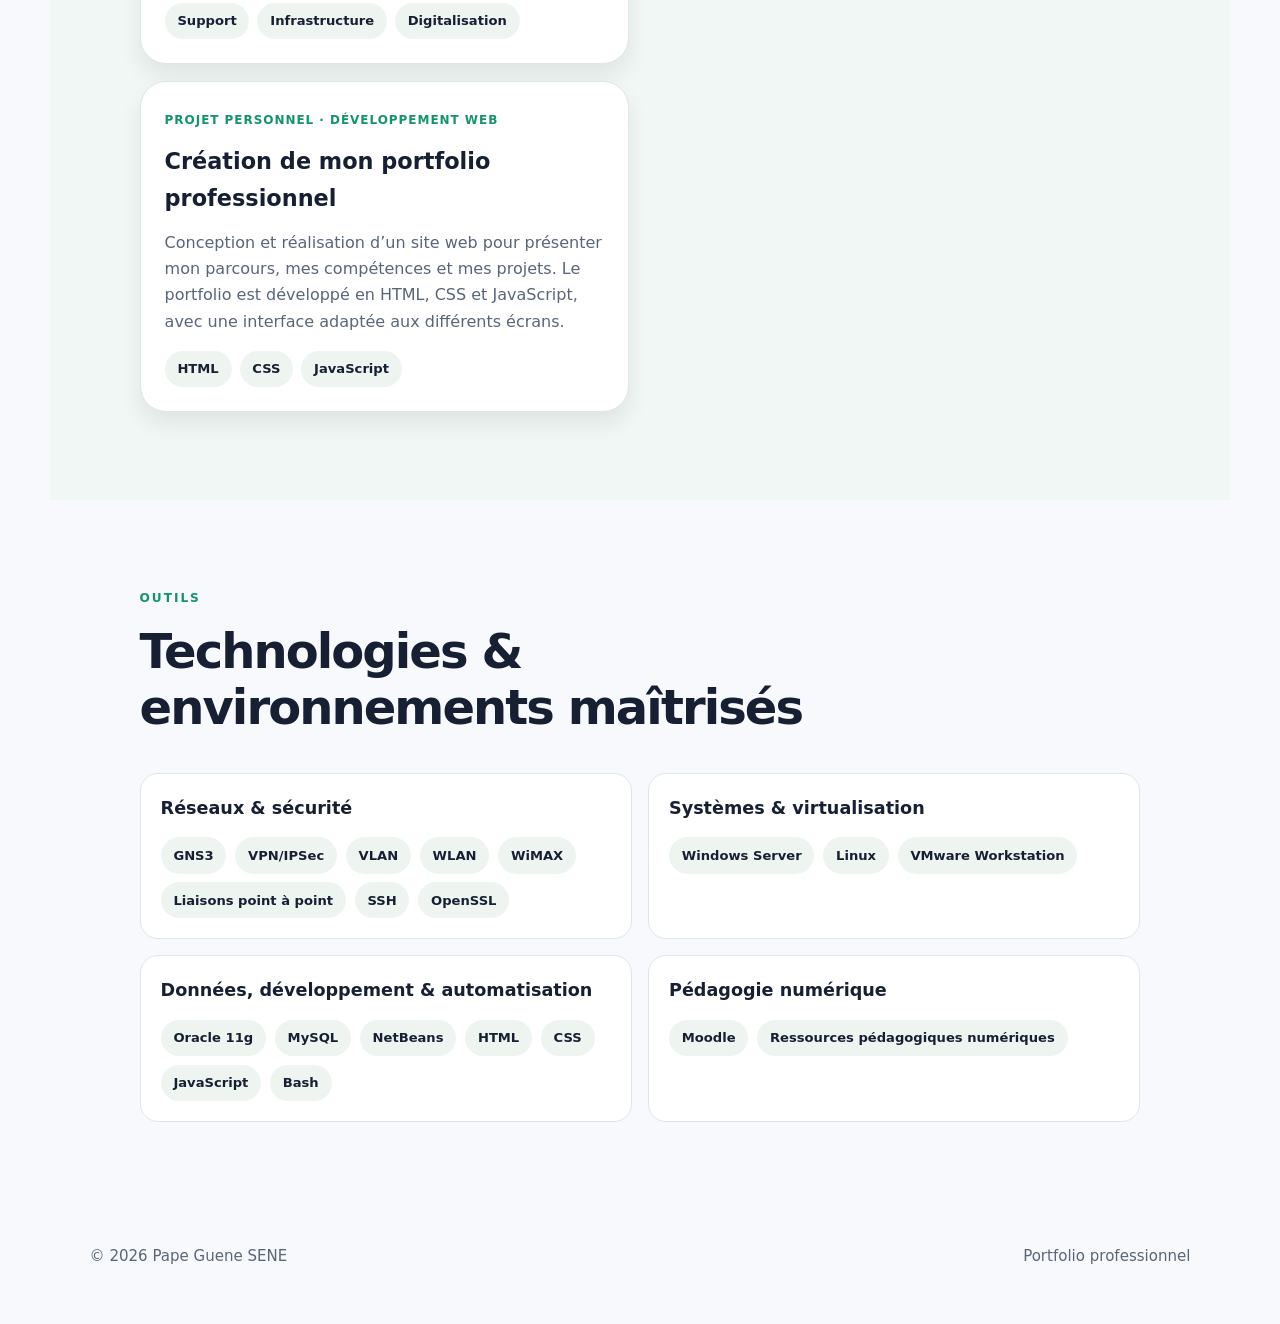
<file: projects.html>
﻿<!doctype html>
<html lang="fr">
<head><meta charset="utf-8"><meta name="viewport" content="width=device-width, initial-scale=1">
<meta name="description" content="Projets académiques, professionnels et personnels de Pape Guene SENE."><title>Projets | Pape Guene SENE</title>
<link rel="icon" type="image/png" href="assets/favicon.png">
<link rel="stylesheet" href="css/style.css">
<script src="js/app.js" defer></script></head>
<body>
  <header class="site-header">
    <a class="brand"><span>PGS</span></a>

    <button class="menu-toggle" type="button" aria-expanded="false" aria-controls="main-nav">
      Menu
    </button>

    <nav id="main-nav" class="main-nav" aria-label="Navigation principale">
      <a href="index.html">Accueil</a>
      <a href="about.html">À propos</a>
      <a class="active" href="projects.html">Projets</a>
      <a href="activities.html">Activités</a>
      <a href="contact.html">Contact</a>
    </nav>
  </header>

  <main>
    <section class="page-hero section">
      <p class="eyebrow">PROJETS & RECHERCHE</p>
      <h1>Des projets qui relient infrastructure, sécurité et éducation.</h1>
      <p class="lead">Une sélection de projets académiques, professionnels et personnels issus de mon parcours en réseaux, en développement web et en sciences de l’éducation.</p>
    </section>

    <section class="section section-light">
      <div class="project-grid">
        <section class="project-domain" aria-labelledby="it-projects-title">
          <h2 id="it-projects-title">Informatique & réseaux</h2>

          <article class="project-card featured">
            <span class="tag">MASTER 2 · INGÉNIERIE RÉSEAUX</span>
            <h3>VPN IPSec multi-sites</h3>
            <p>Optimisation et évaluation des performances d’une architecture VPN IPSec multi-sites dans un environnement universitaire à bande passante limitée : cas du Centre régional des œuvres universitaires et sociales du Sine-Saloum.</p>
            <div class="project-meta">
              <span>VPN/IPSec</span>
              <span>Multi-sites</span>
              <span>Performance</span>
            </div>
          </article>

          <article class="project-card">
            <span class="tag">RÉSEAUX & TÉLÉCOM</span>
            <h3>Réseau privé virtuel</h3>
            <p>Travail de licence consacré à la mise en place d’un réseau privé virtuel VPN/IPSec.</p>
            <div class="project-meta">
              <span>VPN</span>
              <span>IPSec</span>
              <span>Sécurité</span>
            </div>
          </article>

          <article class="project-card">
            <span class="tag">EXPÉRIENCE PROFESSIONNELLE</span>
            <h3>Services numériques universitaires</h3>
            <p>Contribution au suivi des infrastructures, au support des utilisateurs et à l’amélioration des outils et procédures informatiques au sein des services universitaires.</p>
            <div class="project-meta">
              <span>Support</span>
              <span>Infrastructure</span>
              <span>Digitalisation</span>
            </div>
          </article>

          <article class="project-card">
            <span class="tag">PROJET PERSONNEL · DÉVELOPPEMENT WEB</span>
            <h3>Création de mon portfolio professionnel</h3>
            <p>Conception et réalisation d’un site web pour présenter mon parcours, mes compétences et mes projets. Le portfolio est développé en HTML, CSS et JavaScript, avec une interface adaptée aux différents écrans.</p>
            <div class="project-meta">
              <span>HTML</span>
              <span>CSS</span>
              <span>JavaScript</span>
            </div>
          </article>
        </section>

        <section class="project-domain" aria-labelledby="education-projects-title">
          <h2 id="education-projects-title">Sciences de l’éducation</h2>

          <article class="project-card">
            <span class="tag">SCIENCES DE L’ÉDUCATION</span>
            <h3>Simulation de l’anatomie</h3>
            <p>Étude de l’usage des logiciels de simulation de l’anatomie du corps humain comme palliatif au manque de matériel en SVT en classe de terminale.</p>
            <div class="project-meta">
              <span>Simulation</span>
              <span>SVT</span>
              <span>Pédagogie</span>
            </div>
          </article>
        </section>
      </div>
    </section>

    <section class="section">
      <div class="section-heading">
        <p class="eyebrow">OUTILS</p>
        <h2>Technologies & environnements maîtrisés</h2>
      </div>

      <div class="tool-list">
        <article class="tool-group">
          <h3>Réseaux & sécurité</h3>
          <div class="tool-tags">
            <span>GNS3</span>
            <span>VPN/IPSec</span>
            <span>VLAN</span>
            <span>WLAN</span>
            <span>WiMAX</span>
            <span>Liaisons point à point</span>
            <span>SSH</span>
            <span>OpenSSL</span>
          </div>
        </article>

        <article class="tool-group">
          <h3>Systèmes & virtualisation</h3>
          <div class="tool-tags">
            <span>Windows Server</span>
            <span>Linux</span>
            <span>VMware Workstation</span>
          </div>
        </article>

        <article class="tool-group">
          <h3>Données, développement & automatisation</h3>
          <div class="tool-tags">
            <span>Oracle 11g</span>
            <span>MySQL</span>
            <span>NetBeans</span>
            <span>HTML</span>
            <span>CSS</span>
            <span>JavaScript</span>
            <span>Bash</span>
          </div>
        </article>

        <article class="tool-group">
          <h3>Pédagogie numérique</h3>
          <div class="tool-tags">
            <span>Moodle</span>
            <span>Ressources pédagogiques numériques</span>
          </div>
        </article>
      </div>
    </section>
  </main>

  <footer class="footer">
    <p>© 2026 Pape Guene SENE</p>
    <p>Portfolio professionnel</p>
  </footer>
</body>
</html>
</file>
<file: css/style.css>
﻿/*
  FICHIER CSS DU SITE
  Le fichier est divisé en blocs simples pour faciliter la lecture.
  On commence par les couleurs, puis les éléments de base, puis les sections.
*/

/* =========================
   1. VARIABLES GLOBALES
========================= */
:root {
  --color-bg: #f7f9fc;
  --color-surface: #ffffff;
  --color-surface-alt: #eef5f1;
  --color-primary: #129568;
  --color-primary-dark: #0e7d56;
  --color-text: #172033;
  --color-muted: #596579;
  --color-border: #dde5ee;
  --color-shadow: rgba(15, 23, 42, 0.08);
  --radius-sm: 10px;
  --radius-md: 18px;
  --radius-lg: 26px;
  --max-width: 1180px;
}

/* =========================
   2. BASE / RESET
========================= */
* {
  box-sizing: border-box;
}

html {
  scroll-behavior: smooth;
}

body {
  margin: 0;
  font-family: Inter, system-ui, -apple-system, "Segoe UI", sans-serif;
  color: var(--color-text);
  background: var(--color-bg);
  line-height: 1.65;
}

a {
  color: inherit;
}

img {
  max-width: 100%;
  display: block;
}

button,
input,
textarea {
  font: inherit;
}

/* =========================
   3. EN-TÊTE / NAVIGATION
========================= */
.site-header {
  position: sticky;
  top: 0;
  z-index: 20;
  display: flex;
  align-items: center;
  justify-content: space-between;
  gap: 1.5rem;
  padding: 1.1rem 6%;
  background: rgba(247, 249, 252, 0.94);
  backdrop-filter: blur(10px);
  border-bottom: 1px solid var(--color-border);
}

.brand {
  text-decoration: none;
  font-size: 1.35rem;
  font-weight: 900;
  letter-spacing: -0.06em;
}

.brand span {
  color: var(--color-primary);
}

.main-nav {
  display: flex;
  align-items: center;
  gap: 1.75rem;
}

.main-nav a {
  text-decoration: none;
  font-weight: 700;
  font-size: 0.95rem;
  transition: color 0.2s ease;
}

.main-nav a:hover,
.main-nav .active {
  color: var(--color-primary);
}

.menu-toggle {
  display: none;
  border: 1px solid var(--color-border);
  background: var(--color-surface);
  color: var(--color-text);
  border-radius: 8px;
  padding: 0.7rem 1rem;
  font-weight: 700;
  cursor: pointer;
}

/* =========================
   4. SECTIONS GENERALES
========================= */
.section {
  max-width: var(--max-width);
  margin: 0 auto;
  padding: 5.5rem 7%;
}

.section-light {
  background: #f1f7f4;
}

.section-dark {
  background: #152238;
  color: #fff;
}

.section-heading {
  max-width: 760px;
  margin-bottom: 2.4rem;
}

.section-heading h2,
.split h2,
.contact-info h2 {
  margin: 0;
  font-size: clamp(1.8rem, 4vw, 3rem);
  line-height: 1.15;
  letter-spacing: -0.04em;
}

.eyebrow {
  margin: 0 0 1rem;
  font-size: 0.76rem;
  letter-spacing: 0.16em;
  font-weight: 900;
  color: var(--color-primary);
  text-transform: uppercase;
}

/* =========================
   5. HERO / PAGE HERO
========================= */
.hero {
  min-height: 650px;
  display: grid;
  grid-template-columns: 1.2fr 0.8fr;
  gap: 3.75rem;
  align-items: center;
}

.hero h1,
.page-hero h1 {
  margin: 0 0 1.4rem;
  font-size: clamp(2.4rem, 6vw, 5.1rem);
  line-height: 1.02;
  letter-spacing: -0.055em;
}

.hero h1 span {
  color: var(--color-primary);
}

.lead {
  margin: 0;
  font-size: 1.15rem;
  color: var(--color-muted);
  max-width: 700px;
}

.page-hero {
  padding-top: 4.2rem;
  padding-bottom: 4rem;
}

.hero-visual {
  position: relative;
  min-height: 430px;
  display: grid;
  place-items: center;
}

.orb {
  position: absolute;
  border-radius: 50%;
  filter: blur(1px);
}

.orb-a {
  width: 280px;
  height: 280px;
  background: #d8f5e8;
  top: 30px;
  right: 40px;
}

.orb-b {
  width: 180px;
  height: 180px;
  background: #e2e9ff;
  bottom: 40px;
  left: 20px;
}

.business-card-slider {
  position: relative;
  width: min(360px, 90%);
  overflow: hidden;
  border-radius: 28px;
  background: linear-gradient(135deg, #ffffff, #f3f7ff);
  border: 2px solid rgba(18, 149, 104, 0.18);
  box-shadow: 0 0 0 1px rgba(255, 255, 255, 0.8), 0 22px 50px rgba(23, 32, 51, 0.14);
  padding: 10px;
}

.slide-track {
  display: flex;
  justify-content: center;
  align-items: center;
  border-radius: 20px;
  overflow: hidden;
  background: #ffffff;
}

.slide {
  width: 100%;
  height: 250px;
  object-fit: contain;
  display: block;
  flex-shrink: 0;
  border-radius: 18px;
}

/* =========================
   6. BOUTONS / ACTIONS
========================= */
.actions {
  display: flex;
  flex-wrap: wrap;
  gap: 0.9rem;
  margin-top: 2rem;
}

.btn {
  display: inline-block;
  border: 0;
  border-radius: var(--radius-sm);
  padding: 0.85rem 1.3rem;
  text-decoration: none;
  font-weight: 800;
  cursor: pointer;
  transition: background 0.2s ease, transform 0.2s ease;
}

.btn:hover {
  transform: translateY(-1px);
}

.btn-primary {
  background: var(--color-primary);
  color: #fff;
}

.btn-primary:hover {
  background: var(--color-primary-dark);
}

.btn-secondary {
  background: var(--color-surface);
  border: 1px solid var(--color-border);
  color: var(--color-text);
}

.btn-light {
  background: #fff;
  color: var(--color-text);
}

/* =========================
   7. CARTES / BLOCS DE CONTENU
========================= */
.cards {
  display: grid;
  gap: 1.5rem;
}

.cards.three {
  grid-template-columns: repeat(3, minmax(0, 1fr));
}

.card {
  background: var(--color-surface);
  border: 1px solid var(--color-border);
  border-radius: var(--radius-md);
  padding: 1.5rem 1.4rem;
  box-shadow: 0 12px 28px var(--color-shadow);
}

.icon {
  display: inline-flex;
  align-items: center;
  justify-content: center;
  width: 42px;
  height: 42px;
  border-radius: 12px;
  background: var(--color-surface-alt);
  color: var(--color-primary);
  font-weight: 900;
  margin-bottom: 0.8rem;
}

.card h3 {
  margin: 0 0 0.7rem;
  font-size: 1.4rem;
}

.card p,
.timeline p,
.skill-grid p,
.education p,
.project-card p,
.contact-info p,
.contact-form label {
  margin: 0;
  color: var(--color-muted);
}

.split {
  display: grid;
  grid-template-columns: 0.9fr 1.1fr;
  gap: 2rem;
  align-items: center;
}

.text-link {
  display: inline-block;
  margin-top: 1.2rem;
  text-decoration: none;
  font-weight: 800;
  color: var(--color-primary);
}

/* =========================
   8. TIMELINE / COMPÉTENCES / FORMATION
========================= */
.timeline {
  display: grid;
  gap: 1rem;
}

.timeline article {
  background: var(--color-surface);
  border: 1px solid var(--color-border);
  border-radius: var(--radius-md);
  padding: 1.5rem 1.4rem;
}

.timeline article span {
  display: inline-block;
  margin-bottom: 0.7rem;
  color: var(--color-primary);
  font-weight: 800;
}

.timeline article h2,
.project-card h3 {
  margin: 0 0 0.8rem;
  font-size: 1.4rem;
}

.skill-grid {
  display: grid;
  grid-template-columns: repeat(2, minmax(0, 1fr));
  gap: 1.1rem;
}

.skill-grid > div,
.education p {
  background: var(--color-surface);
  border: 1px solid var(--color-border);
  border-radius: var(--radius-md);
  padding: 1.25rem 1.3rem;
}

.skill-grid h3 {
  margin: 0 0 0.4rem;
  font-size: 1.2rem;
}

.education {
  display: grid;
  gap: 1rem;
}

.education strong {
  color: var(--color-text);
}

/* =========================
   9. PROJETS
========================= */
.project-grid {
  display: grid;
  grid-template-columns: repeat(2, minmax(0, 1fr));
  gap: 1.4rem;
}

.project-card {
  background: var(--color-surface);
  border: 1px solid var(--color-border);
  border-radius: var(--radius-lg);
  padding: 1.5rem;
  box-shadow: 0 12px 22px var(--color-shadow);
}

.project-card.featured {
  border-color: rgba(18, 149, 104, 0.3);
}

.project-domain {
  display: grid;
  align-content: start;
  gap: 1.1rem;
}

.project-domain > h2 {
  margin: 0;
  font-size: 1.6rem;
}

.tag {
  display: inline-block;
  margin-bottom: 0.75rem;
  font-size: 0.75rem;
  font-weight: 800;
  letter-spacing: 0.08em;
  text-transform: uppercase;
  color: var(--color-primary);
}

.project-meta {
  display: flex;
  flex-wrap: wrap;
  gap: 0.5rem;
  margin-top: 1rem;
}

.project-meta span,
.tool-list span {
  background: var(--color-surface-alt);
  color: var(--color-text);
  border-radius: 999px;
  padding: 0.45rem 0.8rem;
  font-size: 0.82rem;
  font-weight: 700;
}

.tool-list {
  display: grid;
  grid-template-columns: repeat(2, minmax(0, 1fr));
  gap: 1rem;
}

.tool-group {
  padding: 1.25rem;
  background: var(--color-surface);
  border: 1px solid var(--color-border);
  border-radius: var(--radius-md);
}

.tool-group h3 {
  margin: 0 0 0.9rem;
  font-size: 1.1rem;
}

.tool-tags {
  display: flex;
  flex-wrap: wrap;
  gap: 0.55rem;
}

/* =========================
   10. CONTACT
========================= */
.contact-strip {
  display: flex;
  justify-content: space-between;
  align-items: center;
  gap: 1.25rem;
}

.contact-layout {
  display: grid;
  grid-template-columns: 0.9fr 1.1fr;
  gap: 2rem;
}

.contact-info {
  background: var(--color-surface);
  border: 1px solid var(--color-border);
  border-radius: var(--radius-lg);
  padding: 1.6rem;
}

.contact-info p + p {
  margin-top: 1rem;
}

.service-list {
  display: grid;
  gap: 0.9rem;
  padding-left: 1.2rem;
  color: var(--color-muted);
}

.service-list strong {
  color: var(--color-text);
}

.contact-form {
  background: var(--color-surface);
  border: 1px solid var(--color-border);
  border-radius: var(--radius-lg);
  padding: 1.6rem;
}

.contact-actions {
  display: flex;
  flex-wrap: wrap;
  gap: 0.75rem;
  margin-top: 0.5rem;
}

.field-group {
  display: flex;
  flex-direction: column;
  gap: 0.45rem;
  margin-bottom: 1rem;
}

.contact-form label {
  font-weight: 700;
  color: var(--color-text);
}

.contact-form input,
.contact-form select,
.contact-form textarea {
  width: 100%;
  border: 1px solid var(--color-border);
  border-radius: 12px;
  padding: 0.82rem 0.9rem;
  background: #fafcff;
  color: var(--color-text);
}

.contact-form input:focus,
.contact-form select:focus,
.contact-form textarea:focus {
  outline: 2px solid rgba(18, 149, 104, 0.18);
  border-color: var(--color-primary);
}

.error {
  min-height: 1.2em;
  color: #c62828;
  font-size: 0.84rem;
}

.form-feedback {
  margin-top: 1rem;
  font-weight: 700;
}

.form-feedback.success {
  color: var(--color-primary-dark);
}

.form-feedback.fail {
  color: #c62828;
}

/* =========================
   11. FOOTER
========================= */
.footer {
  display: flex;
  justify-content: space-between;
  gap: 1rem;
  align-items: center;
  padding: 1.2rem 7% 2.5rem;
  font-size: 0.94rem;
  color: var(--color-muted);
}

/* =========================
   12. VERSION MOBILE / RESPONSIVE
========================= */
@media (max-width: 900px) {
  .hero,
  .split,
  .contact-layout,
  .project-grid,
  .tool-list,
  .cards.three {
    grid-template-columns: 1fr;
  }

  .project-card.featured {
    grid-column: auto;
  }

  .contact-strip,
  .footer {
    flex-direction: column;
    align-items: flex-start;
  }
}

@media (max-width: 700px) {
  .menu-toggle {
    display: inline-flex;
  }

  .site-header {
    flex-wrap: wrap;
  }

  .main-nav {
    display: none;
    width: 100%;
    flex-direction: column;
    align-items: center;
    text-align: center;
    gap: 0.75rem;
    padding-top: 0.5rem;
  }

  .main-nav.open {
    display: flex;
  }

  .skill-grid {
    grid-template-columns: 1fr;
  }

  .section {
    padding: 4.2rem 6%;
  }
}

/* =========================
   13. ACTIVITÉS
========================= */
.activity-hero {
  background: var(--color-surface-alt);
  border-bottom: 1px solid var(--color-border);
}

.activity-hero-inner {
  max-width: var(--max-width);
  margin: 0 auto;
  padding: 5rem 7% 3.5rem;
}

.activity-hero h1 {
  max-width: 850px;
  margin: 0 0 1.2rem;
  font-size: clamp(2.4rem, 6vw, 5.1rem);
  line-height: 1.02;
  letter-spacing: -0.055em;
}

.activity-hero-inner > p:not(.eyebrow) {
  max-width: 780px;
  margin: 0;
  color: var(--color-muted);
  font-size: 1.08rem;
}

.activity-filters {
  display: flex;
  flex-wrap: wrap;
  gap: 0.65rem;
  margin-top: 2rem;
}

.filter {
  display: inline-flex;
  align-items: center;
  gap: 0.55rem;
  min-height: 42px;
  padding: 0.55rem 0.9rem;
  border: 1px solid var(--color-border);
  border-radius: var(--radius-sm);
  background: var(--color-surface);
  color: var(--color-text);
  font-weight: 700;
  cursor: pointer;
  transition: color 0.2s ease, background 0.2s ease, border-color 0.2s ease;
}

.filter:hover,
.filter.active {
  border-color: var(--color-primary);
  background: var(--color-primary);
  color: #fff;
}

.activity-list {
  padding-top: 4rem;
}

.activity-list-head {
  display: flex;
  align-items: flex-end;
  justify-content: space-between;
  gap: 1rem;
  margin-bottom: 1.6rem;
}

.activity-list-head .eyebrow {
  margin-bottom: 0.35rem;
}

.activity-list-head h2 {
  margin: 0;
  font-size: clamp(1.6rem, 3vw, 2.2rem);
  line-height: 1.15;
}

.activity-grid {
  display: grid;
  grid-template-columns: repeat(2, minmax(0, 1fr));
  gap: 1.4rem;
}

.activity-card {
  align-self: start;
  overflow: hidden;
  border: 1px solid var(--color-border);
  border-radius: var(--radius-md);
  background: var(--color-surface);
  box-shadow: 0 12px 28px var(--color-shadow);
}

.activity-card[hidden] {
  display: none;
}

.activity-image {
  position: relative;
  display: flex;
  min-height: 230px;
  aspect-ratio: 16 / 9;
  align-items: flex-end;
  justify-content: space-between;
  overflow: hidden;
  padding: 1.25rem 1.4rem;
  background-color: #d8f5e8;
  color: var(--color-text);
}

.activity-image::after {
  position: absolute;
  top: -3.5rem;
  right: 3.5rem;
  width: 10rem;
  height: 10rem;
  border: 1px solid currentColor;
  border-radius: 50%;
  box-shadow: 0 0 0 1.2rem rgba(255, 255, 255, 0.18), 0 0 0 2.4rem rgba(255, 255, 255, 0.14);
  content: "";
  opacity: 0.35;
}

.activity-image.has-photo::after,
.activity-image.has-photo > span,
.activity-image.has-photo > strong {
  display: none;
}

.activity-image img {
  position: absolute;
  inset: 0;
  z-index: 0;
  width: 100%;
  height: 100%;
  object-fit: contain;
  background: #fff;
}

.activity-image > span,
.activity-image > strong {
  position: relative;
  z-index: 1;
}

.activity-image > span {
  padding: 0.35rem 0.65rem;
  border: 1px solid rgba(23, 32, 51, 0.16);
  border-radius: 6px;
  background: rgba(255, 255, 255, 0.7);
  font-size: 0.78rem;
  font-weight: 800;
}

.activity-image > strong {
  color: rgba(23, 32, 51, 0.3);
  font-size: 3.5rem;
  line-height: 1;
}

.activity-carousel {
  padding: 0.6rem;
  background: var(--color-surface);
}

.activity-carousel-window {
  overflow: hidden;
  border-radius: 6px;
  background: var(--color-bg);
}

.activity-carousel-track {
  display: flex;
  transition: transform 0.35s ease;
}

.activity-slide {
  flex: 0 0 100%;
  min-width: 0;
  margin: 0;
}

.activity-slide img {
  display: block;
  width: 100%;
  height: clamp(300px, 65vw, 560px);
  background: var(--color-bg);
  object-fit: contain;
}

.activity-carousel-landscape .activity-slide img {
  height: auto;
  aspect-ratio: 3 / 2;
}

@media (prefers-reduced-motion: reduce) {
  .activity-carousel-track {
    transition: none;
  }
}

.activity-body {
  padding: 1.35rem 1.4rem 1.5rem;
}

.activity-meta {
  margin: 0 0 0.65rem;
  color: var(--color-primary-dark);
  font-size: 0.82rem;
  font-weight: 800;
}

.activity-body h2 {
  margin: 0 0 0.65rem;
  font-size: 1.25rem;
  line-height: 1.3;
}

.activity-body > p:not(.activity-meta) {
  margin: 0;
  color: var(--color-muted);
}

.tags {
  display: flex;
  flex-wrap: wrap;
  gap: 0.45rem;
  margin-top: 1rem;
}

.tags i {
  padding: 0.3rem 0.55rem;
  border-radius: 6px;
  background: var(--color-surface-alt);
  color: var(--color-text);
  font-size: 0.76rem;
  font-style: normal;
  font-weight: 700;
}

.activity-method {
  align-self: stretch;
  padding: 1.5rem;
  border: 1px solid rgba(18, 149, 104, 0.25);
  border-radius: var(--radius-md);
  background: #f1f7f4;
}

.method-icon {
  display: inline-flex;
  width: 42px;
  height: 42px;
  align-items: center;
  justify-content: center;
  border-radius: 10px;
  background: #fff;
  color: var(--color-primary);
  font-weight: 900;
}

.activity-method h2 {
  margin: 0.85rem 0 0.55rem;
  font-size: 1.35rem;
  line-height: 1.2;
}

.activity-method p {
  margin: 0;
  color: var(--color-muted);
}

.activity-method > strong {
  display: block;
  margin-top: 1rem;
  color: var(--color-primary-dark);
  font-size: 0.9rem;
}

.activity-cta {
  padding: 4rem 7%;
  background: #152238;
  color: #fff;
  text-align: center;
}

.activity-cta h2 {
  max-width: 760px;
  margin: 0 auto 0.8rem;
  font-size: clamp(1.6rem, 3vw, 2.35rem);
  line-height: 1.2;
}

.activity-cta p {
  max-width: 720px;
  margin: 0 auto;
  color: rgba(255, 255, 255, 0.78);
}

.activity-cta .actions {
  justify-content: center;
}

.activity-cta .btn-secondary {
  background: transparent;
  border-color: rgba(255, 255, 255, 0.35);
  color: #fff;
}

@media (max-width: 900px) {
  .activity-grid {
    grid-template-columns: 1fr;
  }

}

@media (max-width: 700px) {
  .activity-hero-inner {
    padding: 4.2rem 6% 3rem;
  }

  .activity-list-head {
    align-items: flex-start;
    flex-direction: column;
  }

  .activity-cta {
    padding: 3.5rem 6%;
  }
}
</file>
